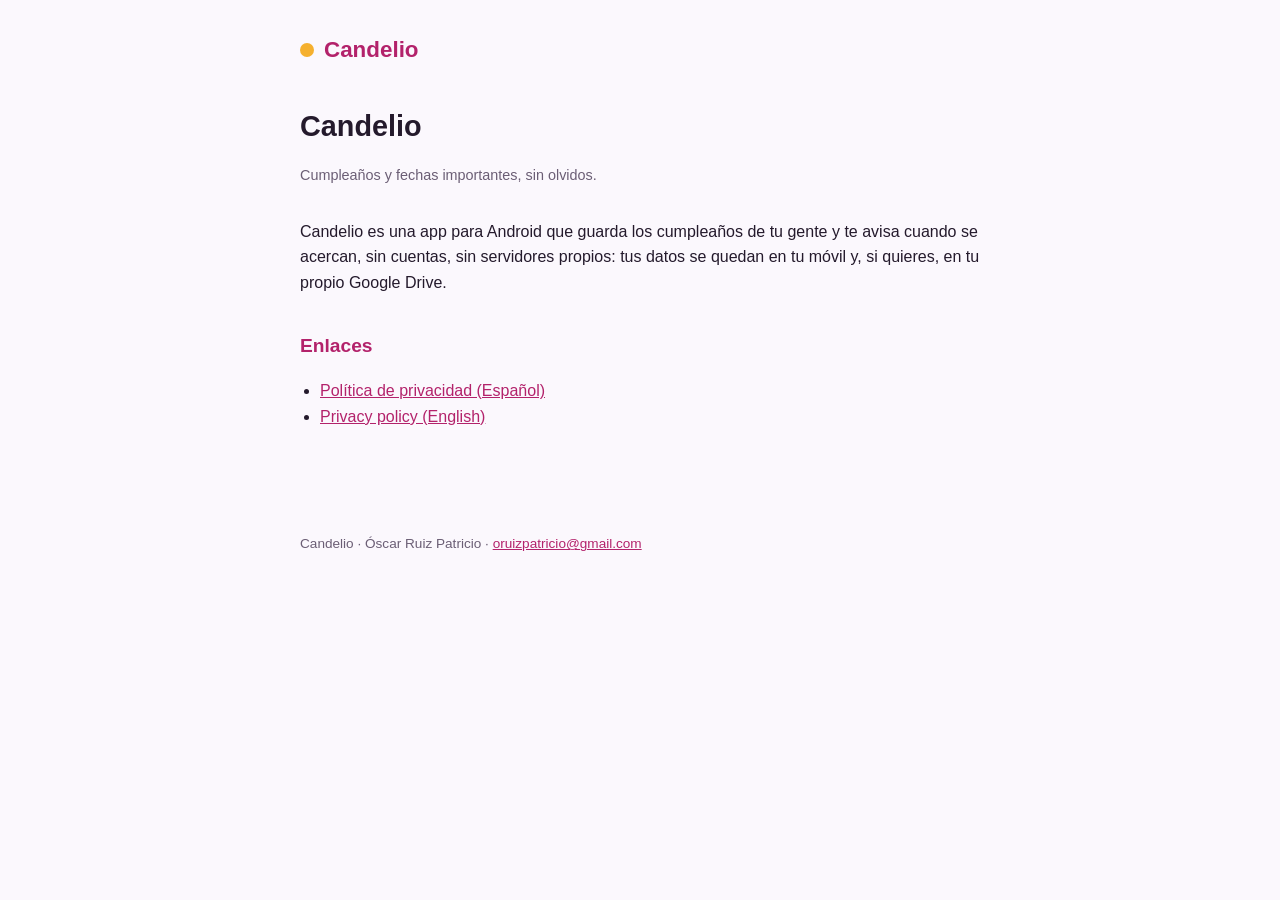
<file: docs/site/index.html>
<!doctype html>
<html lang="es">
<head>
<meta charset="utf-8" />
<meta name="viewport" content="width=device-width, initial-scale=1" />
<title>Candelio — cumpleaños y fechas</title>
<meta name="description" content="Candelio: guarda cumpleaños y fechas importantes, y no te olvides nunca de felicitar." />
<link rel="stylesheet" href="style.css" />
</head>
<body>
<header>
  <a class="logo" href="index.html"><span class="dot"></span> Candelio</a>
</header>
<main>
  <h1>Candelio</h1>
  <p class="updated">Cumpleaños y fechas importantes, sin olvidos.</p>

  <p>Candelio es una app para Android que guarda los cumpleaños de tu gente y te avisa cuando se acercan, sin cuentas, sin servidores propios: tus datos se quedan en tu móvil y, si quieres, en tu propio Google Drive.</p>

  <h2>Enlaces</h2>
  <ul>
    <li><a href="privacidad.html">Política de privacidad (Español)</a></li>
    <li><a href="privacy.html">Privacy policy (English)</a></li>
  </ul>
</main>
<footer>
  Candelio · Óscar Ruiz Patricio · <a href="mailto:oruizpatricio@gmail.com">oruizpatricio@gmail.com</a>
</footer>
</body>
</html>
</file>
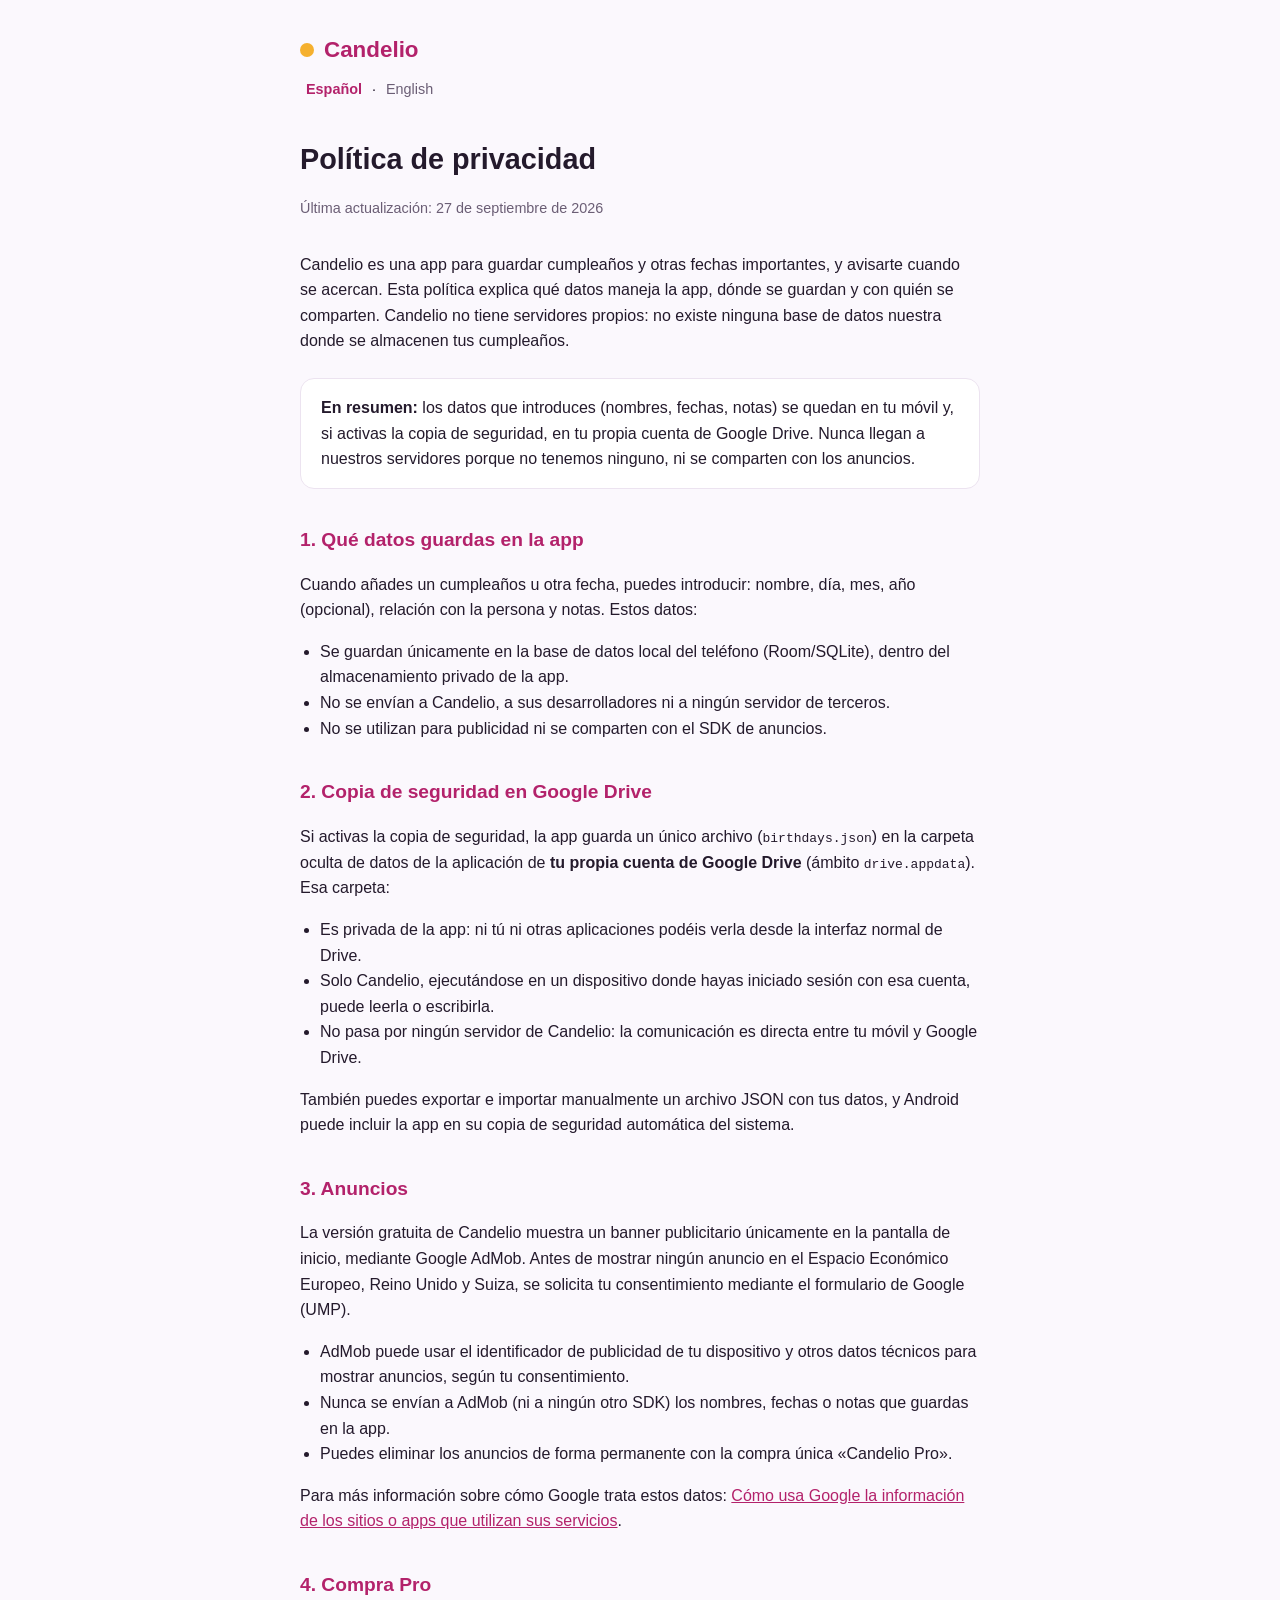
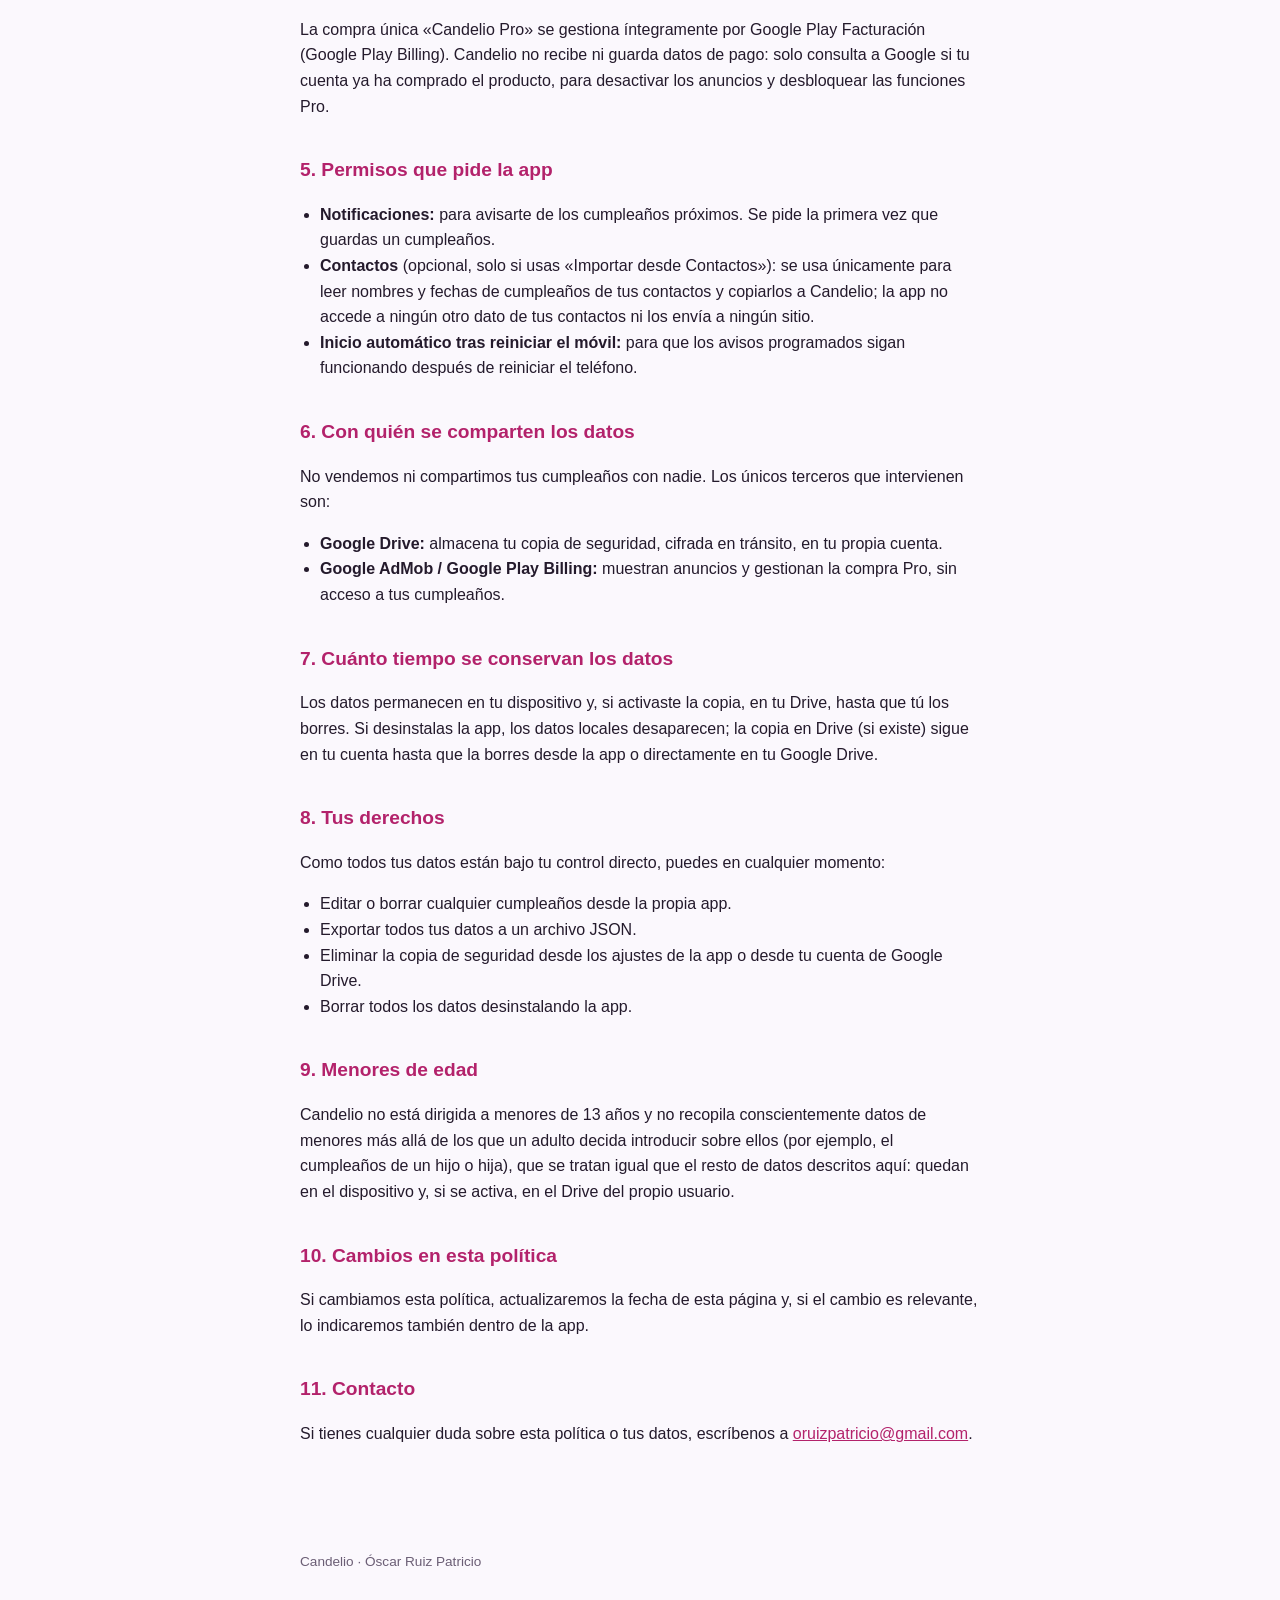
<file: docs/site/privacidad.html>
<!doctype html>
<html lang="es">
<head>
<meta charset="utf-8" />
<meta name="viewport" content="width=device-width, initial-scale=1" />
<title>Política de privacidad — Candelio</title>
<meta name="description" content="Política de privacidad de la app Candelio: qué datos se guardan, dónde y por qué." />
<link rel="stylesheet" href="style.css" />
</head>
<body>
<header>
  <a class="logo" href="index.html"><span class="dot"></span> Candelio</a>
  <div class="lang-switch">
    <a href="privacidad.html" class="active">Español</a> · <a href="privacy.html">English</a>
  </div>
</header>
<main>
  <h1>Política de privacidad</h1>
  <p class="updated">Última actualización: 27 de septiembre de 2026</p>

  <p>Candelio es una app para guardar cumpleaños y otras fechas importantes, y avisarte cuando se acercan. Esta política explica qué datos maneja la app, dónde se guardan y con quién se comparten. Candelio no tiene servidores propios: no existe ninguna base de datos nuestra donde se almacenen tus cumpleaños.</p>

  <div class="card">
    <strong>En resumen:</strong> los datos que introduces (nombres, fechas, notas) se quedan en tu móvil y, si activas la copia de seguridad, en tu propia cuenta de Google Drive. Nunca llegan a nuestros servidores porque no tenemos ninguno, ni se comparten con los anuncios.
  </div>

  <h2>1. Qué datos guardas en la app</h2>
  <p>Cuando añades un cumpleaños u otra fecha, puedes introducir: nombre, día, mes, año (opcional), relación con la persona y notas. Estos datos:</p>
  <ul>
    <li>Se guardan únicamente en la base de datos local del teléfono (Room/SQLite), dentro del almacenamiento privado de la app.</li>
    <li>No se envían a Candelio, a sus desarrolladores ni a ningún servidor de terceros.</li>
    <li>No se utilizan para publicidad ni se comparten con el SDK de anuncios.</li>
  </ul>

  <h2>2. Copia de seguridad en Google Drive</h2>
  <p>Si activas la copia de seguridad, la app guarda un único archivo (<code>birthdays.json</code>) en la carpeta oculta de datos de la aplicación de <strong>tu propia cuenta de Google Drive</strong> (ámbito <code>drive.appdata</code>). Esa carpeta:</p>
  <ul>
    <li>Es privada de la app: ni tú ni otras aplicaciones podéis verla desde la interfaz normal de Drive.</li>
    <li>Solo Candelio, ejecutándose en un dispositivo donde hayas iniciado sesión con esa cuenta, puede leerla o escribirla.</li>
    <li>No pasa por ningún servidor de Candelio: la comunicación es directa entre tu móvil y Google Drive.</li>
  </ul>
  <p>También puedes exportar e importar manualmente un archivo JSON con tus datos, y Android puede incluir la app en su copia de seguridad automática del sistema.</p>

  <h2>3. Anuncios</h2>
  <p>La versión gratuita de Candelio muestra un banner publicitario únicamente en la pantalla de inicio, mediante Google AdMob. Antes de mostrar ningún anuncio en el Espacio Económico Europeo, Reino Unido y Suiza, se solicita tu consentimiento mediante el formulario de Google (UMP).</p>
  <ul>
    <li>AdMob puede usar el identificador de publicidad de tu dispositivo y otros datos técnicos para mostrar anuncios, según tu consentimiento.</li>
    <li>Nunca se envían a AdMob (ni a ningún otro SDK) los nombres, fechas o notas que guardas en la app.</li>
    <li>Puedes eliminar los anuncios de forma permanente con la compra única «Candelio Pro».</li>
  </ul>
  <p>Para más información sobre cómo Google trata estos datos: <a href="https://policies.google.com/technologies/partner-sites" target="_blank" rel="noopener">Cómo usa Google la información de los sitios o apps que utilizan sus servicios</a>.</p>

  <h2>4. Compra Pro</h2>
  <p>La compra única «Candelio Pro» se gestiona íntegramente por Google Play Facturación (Google Play Billing). Candelio no recibe ni guarda datos de pago: solo consulta a Google si tu cuenta ya ha comprado el producto, para desactivar los anuncios y desbloquear las funciones Pro.</p>

  <h2>5. Permisos que pide la app</h2>
  <ul>
    <li><strong>Notificaciones:</strong> para avisarte de los cumpleaños próximos. Se pide la primera vez que guardas un cumpleaños.</li>
    <li><strong>Contactos</strong> (opcional, solo si usas «Importar desde Contactos»): se usa únicamente para leer nombres y fechas de cumpleaños de tus contactos y copiarlos a Candelio; la app no accede a ningún otro dato de tus contactos ni los envía a ningún sitio.</li>
    <li><strong>Inicio automático tras reiniciar el móvil:</strong> para que los avisos programados sigan funcionando después de reiniciar el teléfono.</li>
  </ul>

  <h2>6. Con quién se comparten los datos</h2>
  <p>No vendemos ni compartimos tus cumpleaños con nadie. Los únicos terceros que intervienen son:</p>
  <ul>
    <li><strong>Google Drive:</strong> almacena tu copia de seguridad, cifrada en tránsito, en tu propia cuenta.</li>
    <li><strong>Google AdMob / Google Play Billing:</strong> muestran anuncios y gestionan la compra Pro, sin acceso a tus cumpleaños.</li>
  </ul>

  <h2>7. Cuánto tiempo se conservan los datos</h2>
  <p>Los datos permanecen en tu dispositivo y, si activaste la copia, en tu Drive, hasta que tú los borres. Si desinstalas la app, los datos locales desaparecen; la copia en Drive (si existe) sigue en tu cuenta hasta que la borres desde la app o directamente en tu Google Drive.</p>

  <h2>8. Tus derechos</h2>
  <p>Como todos tus datos están bajo tu control directo, puedes en cualquier momento:</p>
  <ul>
    <li>Editar o borrar cualquier cumpleaños desde la propia app.</li>
    <li>Exportar todos tus datos a un archivo JSON.</li>
    <li>Eliminar la copia de seguridad desde los ajustes de la app o desde tu cuenta de Google Drive.</li>
    <li>Borrar todos los datos desinstalando la app.</li>
  </ul>

  <h2>9. Menores de edad</h2>
  <p>Candelio no está dirigida a menores de 13 años y no recopila conscientemente datos de menores más allá de los que un adulto decida introducir sobre ellos (por ejemplo, el cumpleaños de un hijo o hija), que se tratan igual que el resto de datos descritos aquí: quedan en el dispositivo y, si se activa, en el Drive del propio usuario.</p>

  <h2>10. Cambios en esta política</h2>
  <p>Si cambiamos esta política, actualizaremos la fecha de esta página y, si el cambio es relevante, lo indicaremos también dentro de la app.</p>

  <h2>11. Contacto</h2>
  <p>Si tienes cualquier duda sobre esta política o tus datos, escríbenos a <a href="mailto:oruizpatricio@gmail.com">oruizpatricio@gmail.com</a>.</p>
</main>
<footer>
  Candelio · Óscar Ruiz Patricio
</footer>
</body>
</html>
</file>
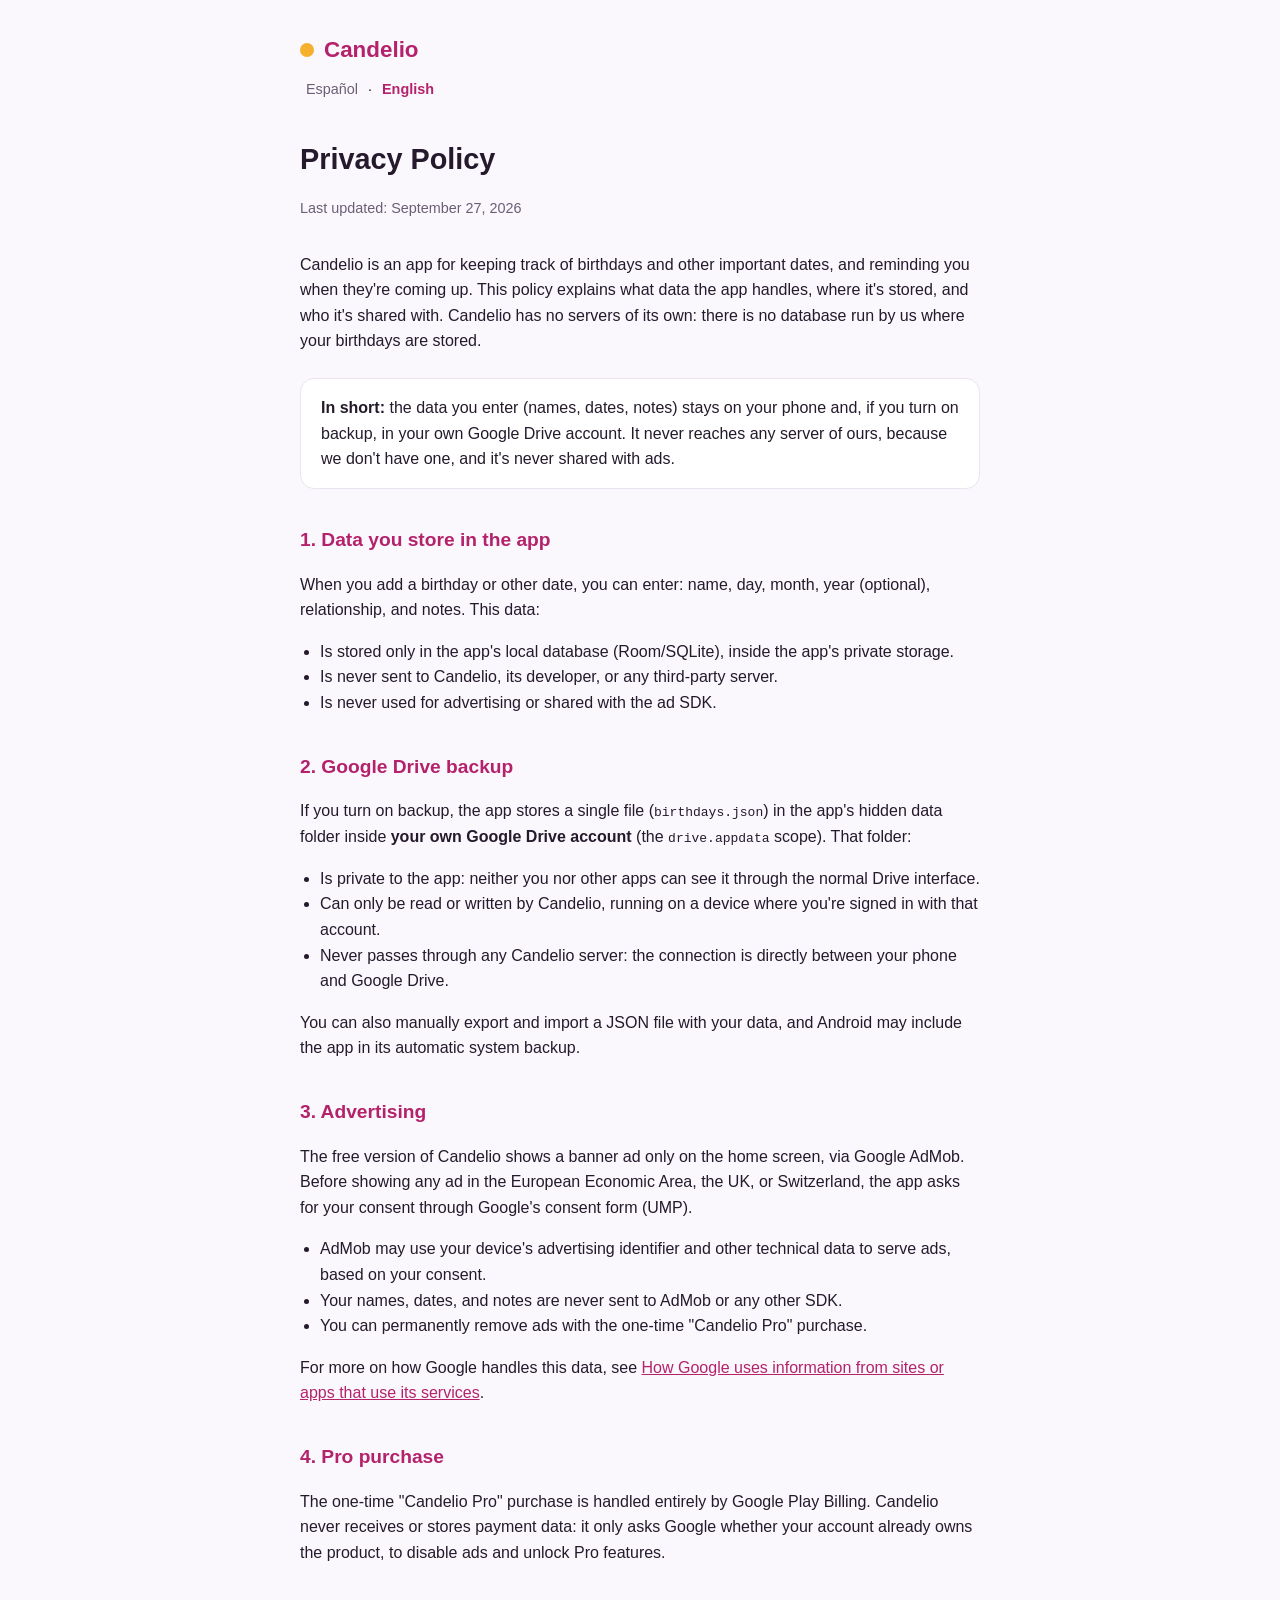
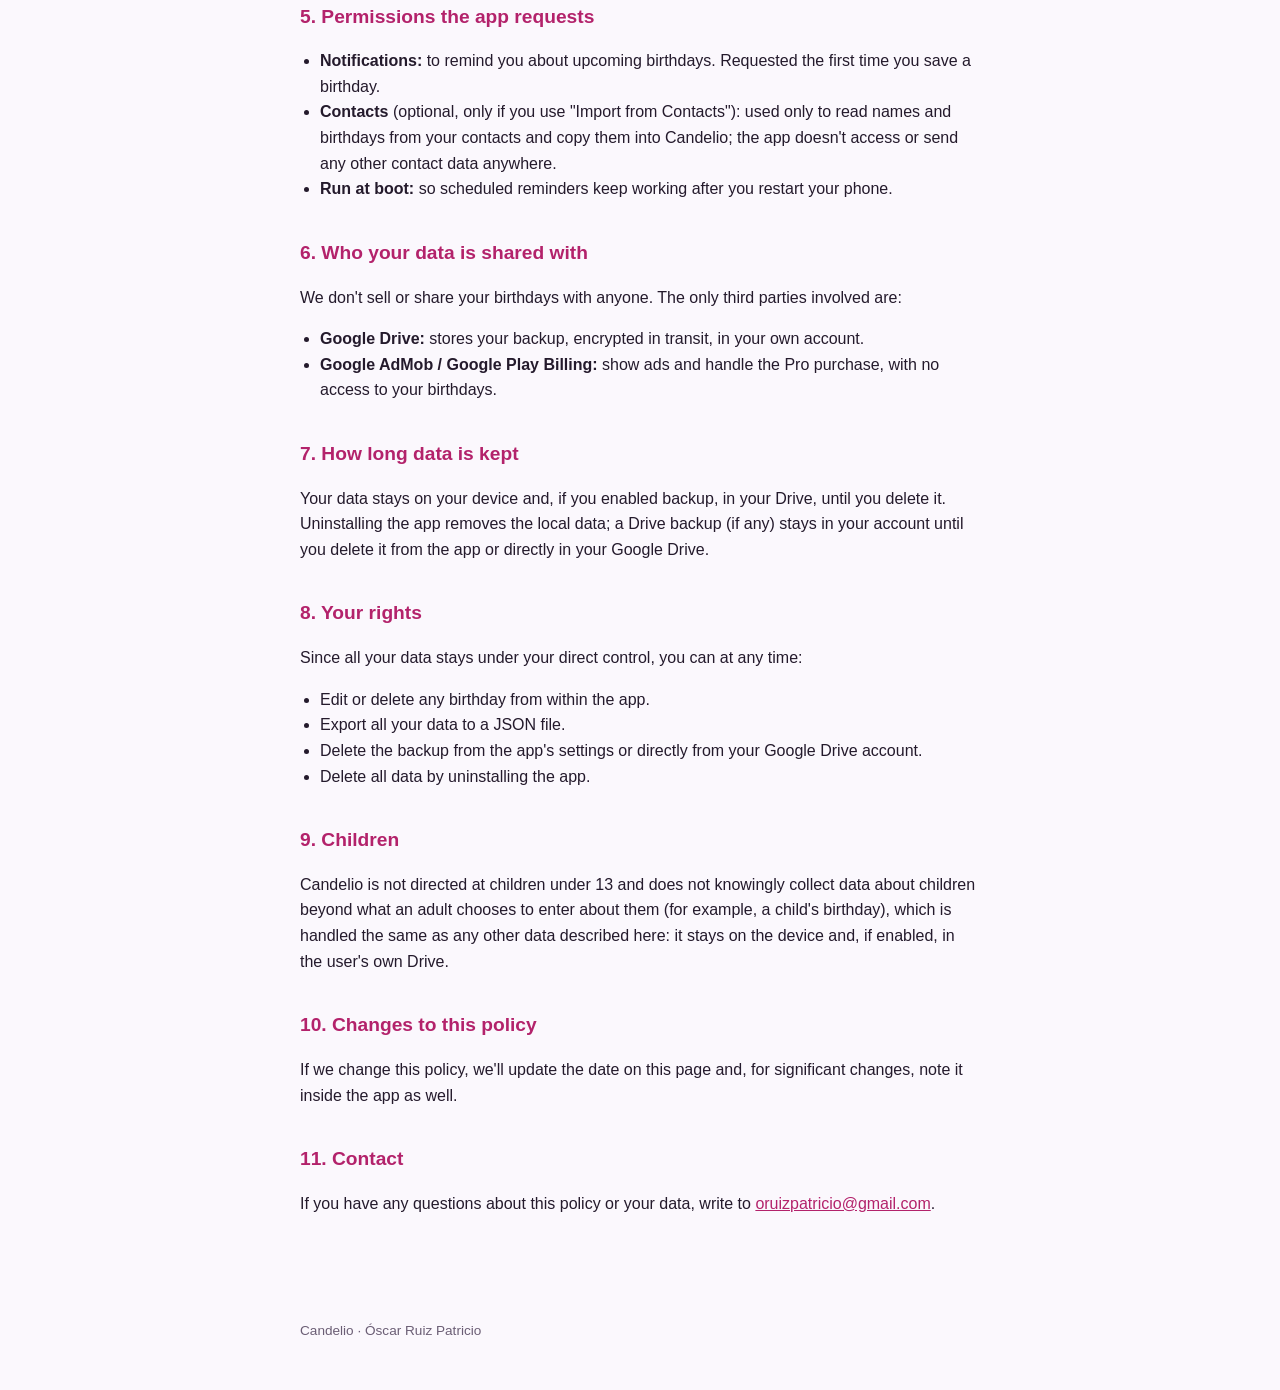
<file: docs/site/privacy.html>
<!doctype html>
<html lang="en">
<head>
<meta charset="utf-8" />
<meta name="viewport" content="width=device-width, initial-scale=1" />
<title>Privacy Policy — Candelio</title>
<meta name="description" content="Candelio app privacy policy: what data is stored, where, and why." />
<link rel="stylesheet" href="style.css" />
</head>
<body>
<header>
  <a class="logo" href="index.html"><span class="dot"></span> Candelio</a>
  <div class="lang-switch">
    <a href="privacidad.html">Español</a> · <a href="privacy.html" class="active">English</a>
  </div>
</header>
<main>
  <h1>Privacy Policy</h1>
  <p class="updated">Last updated: September 27, 2026</p>

  <p>Candelio is an app for keeping track of birthdays and other important dates, and reminding you when they're coming up. This policy explains what data the app handles, where it's stored, and who it's shared with. Candelio has no servers of its own: there is no database run by us where your birthdays are stored.</p>

  <div class="card">
    <strong>In short:</strong> the data you enter (names, dates, notes) stays on your phone and, if you turn on backup, in your own Google Drive account. It never reaches any server of ours, because we don't have one, and it's never shared with ads.
  </div>

  <h2>1. Data you store in the app</h2>
  <p>When you add a birthday or other date, you can enter: name, day, month, year (optional), relationship, and notes. This data:</p>
  <ul>
    <li>Is stored only in the app's local database (Room/SQLite), inside the app's private storage.</li>
    <li>Is never sent to Candelio, its developer, or any third-party server.</li>
    <li>Is never used for advertising or shared with the ad SDK.</li>
  </ul>

  <h2>2. Google Drive backup</h2>
  <p>If you turn on backup, the app stores a single file (<code>birthdays.json</code>) in the app's hidden data folder inside <strong>your own Google Drive account</strong> (the <code>drive.appdata</code> scope). That folder:</p>
  <ul>
    <li>Is private to the app: neither you nor other apps can see it through the normal Drive interface.</li>
    <li>Can only be read or written by Candelio, running on a device where you're signed in with that account.</li>
    <li>Never passes through any Candelio server: the connection is directly between your phone and Google Drive.</li>
  </ul>
  <p>You can also manually export and import a JSON file with your data, and Android may include the app in its automatic system backup.</p>

  <h2>3. Advertising</h2>
  <p>The free version of Candelio shows a banner ad only on the home screen, via Google AdMob. Before showing any ad in the European Economic Area, the UK, or Switzerland, the app asks for your consent through Google's consent form (UMP).</p>
  <ul>
    <li>AdMob may use your device's advertising identifier and other technical data to serve ads, based on your consent.</li>
    <li>Your names, dates, and notes are never sent to AdMob or any other SDK.</li>
    <li>You can permanently remove ads with the one-time "Candelio Pro" purchase.</li>
  </ul>
  <p>For more on how Google handles this data, see <a href="https://policies.google.com/technologies/partner-sites" target="_blank" rel="noopener">How Google uses information from sites or apps that use its services</a>.</p>

  <h2>4. Pro purchase</h2>
  <p>The one-time "Candelio Pro" purchase is handled entirely by Google Play Billing. Candelio never receives or stores payment data: it only asks Google whether your account already owns the product, to disable ads and unlock Pro features.</p>

  <h2>5. Permissions the app requests</h2>
  <ul>
    <li><strong>Notifications:</strong> to remind you about upcoming birthdays. Requested the first time you save a birthday.</li>
    <li><strong>Contacts</strong> (optional, only if you use "Import from Contacts"): used only to read names and birthdays from your contacts and copy them into Candelio; the app doesn't access or send any other contact data anywhere.</li>
    <li><strong>Run at boot:</strong> so scheduled reminders keep working after you restart your phone.</li>
  </ul>

  <h2>6. Who your data is shared with</h2>
  <p>We don't sell or share your birthdays with anyone. The only third parties involved are:</p>
  <ul>
    <li><strong>Google Drive:</strong> stores your backup, encrypted in transit, in your own account.</li>
    <li><strong>Google AdMob / Google Play Billing:</strong> show ads and handle the Pro purchase, with no access to your birthdays.</li>
  </ul>

  <h2>7. How long data is kept</h2>
  <p>Your data stays on your device and, if you enabled backup, in your Drive, until you delete it. Uninstalling the app removes the local data; a Drive backup (if any) stays in your account until you delete it from the app or directly in your Google Drive.</p>

  <h2>8. Your rights</h2>
  <p>Since all your data stays under your direct control, you can at any time:</p>
  <ul>
    <li>Edit or delete any birthday from within the app.</li>
    <li>Export all your data to a JSON file.</li>
    <li>Delete the backup from the app's settings or directly from your Google Drive account.</li>
    <li>Delete all data by uninstalling the app.</li>
  </ul>

  <h2>9. Children</h2>
  <p>Candelio is not directed at children under 13 and does not knowingly collect data about children beyond what an adult chooses to enter about them (for example, a child's birthday), which is handled the same as any other data described here: it stays on the device and, if enabled, in the user's own Drive.</p>

  <h2>10. Changes to this policy</h2>
  <p>If we change this policy, we'll update the date on this page and, for significant changes, note it inside the app as well.</p>

  <h2>11. Contact</h2>
  <p>If you have any questions about this policy or your data, write to <a href="mailto:oruizpatricio@gmail.com">oruizpatricio@gmail.com</a>.</p>
</main>
<footer>
  Candelio · Óscar Ruiz Patricio
</footer>
</body>
</html>
</file>
<file: docs/site/style.css>
:root {
  --berry: #B3226B;
  --berry-dark: #7A1749;
  --saffron: #F5B02E;
  --bg: #FBF8FD;
  --text: #241A2C;
  --muted: #6B5E75;
  --card: #FFFFFF;
  --border: #ECE3F0;
}

@media (prefers-color-scheme: dark) {
  :root {
    --berry: #FF8DC1;
    --bg: #170F1F;
    --text: #F3ECF6;
    --muted: #B7A9C2;
    --card: #221731;
    --border: #33253F;
  }
}

* { box-sizing: border-box; }

body {
  margin: 0;
  font-family: -apple-system, "Segoe UI", Roboto, Helvetica, Arial, sans-serif;
  background: var(--bg);
  color: var(--text);
  line-height: 1.6;
}

header {
  padding: 32px 20px 16px;
  max-width: 720px;
  margin: 0 auto;
}

.logo {
  display: flex;
  align-items: center;
  gap: 10px;
  font-weight: 700;
  font-size: 1.4rem;
  color: var(--berry);
  text-decoration: none;
}

.logo .dot {
  width: 14px;
  height: 14px;
  border-radius: 50%;
  background: var(--saffron);
  display: inline-block;
}

.lang-switch {
  margin-top: 10px;
  font-size: 0.9rem;
}

.lang-switch a {
  color: var(--muted);
  text-decoration: none;
  padding: 2px 6px;
}

.lang-switch a.active {
  color: var(--berry);
  font-weight: 600;
}

main {
  max-width: 720px;
  margin: 0 auto;
  padding: 0 20px 64px;
}

h1 {
  font-size: 1.8rem;
  margin-bottom: 4px;
}

.updated {
  color: var(--muted);
  font-size: 0.9rem;
  margin-bottom: 32px;
}

h2 {
  font-size: 1.2rem;
  color: var(--berry);
  margin-top: 36px;
}

ul {
  padding-left: 20px;
}

a { color: var(--berry); }

.card {
  background: var(--card);
  border: 1px solid var(--border);
  border-radius: 14px;
  padding: 16px 20px;
  margin: 24px 0;
}

footer {
  max-width: 720px;
  margin: 0 auto;
  padding: 24px 20px 48px;
  color: var(--muted);
  font-size: 0.85rem;
}
</file>
